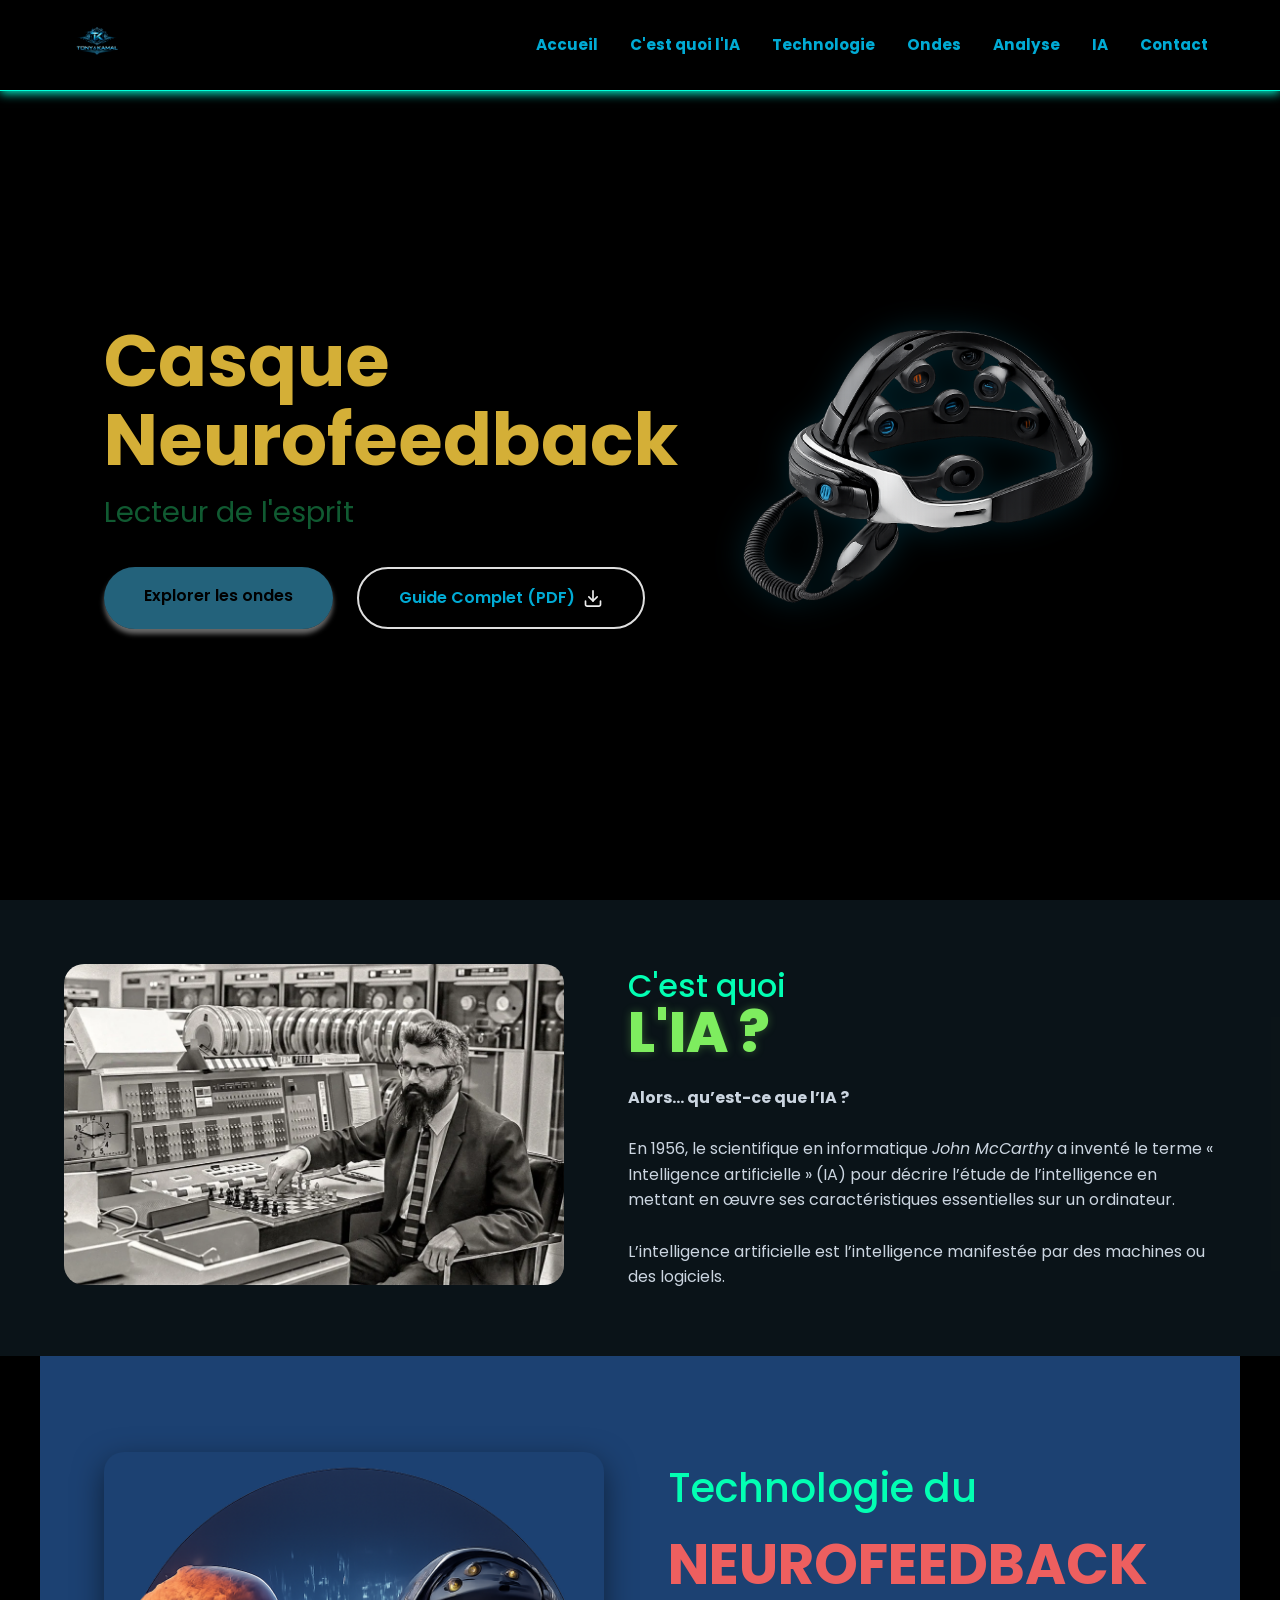
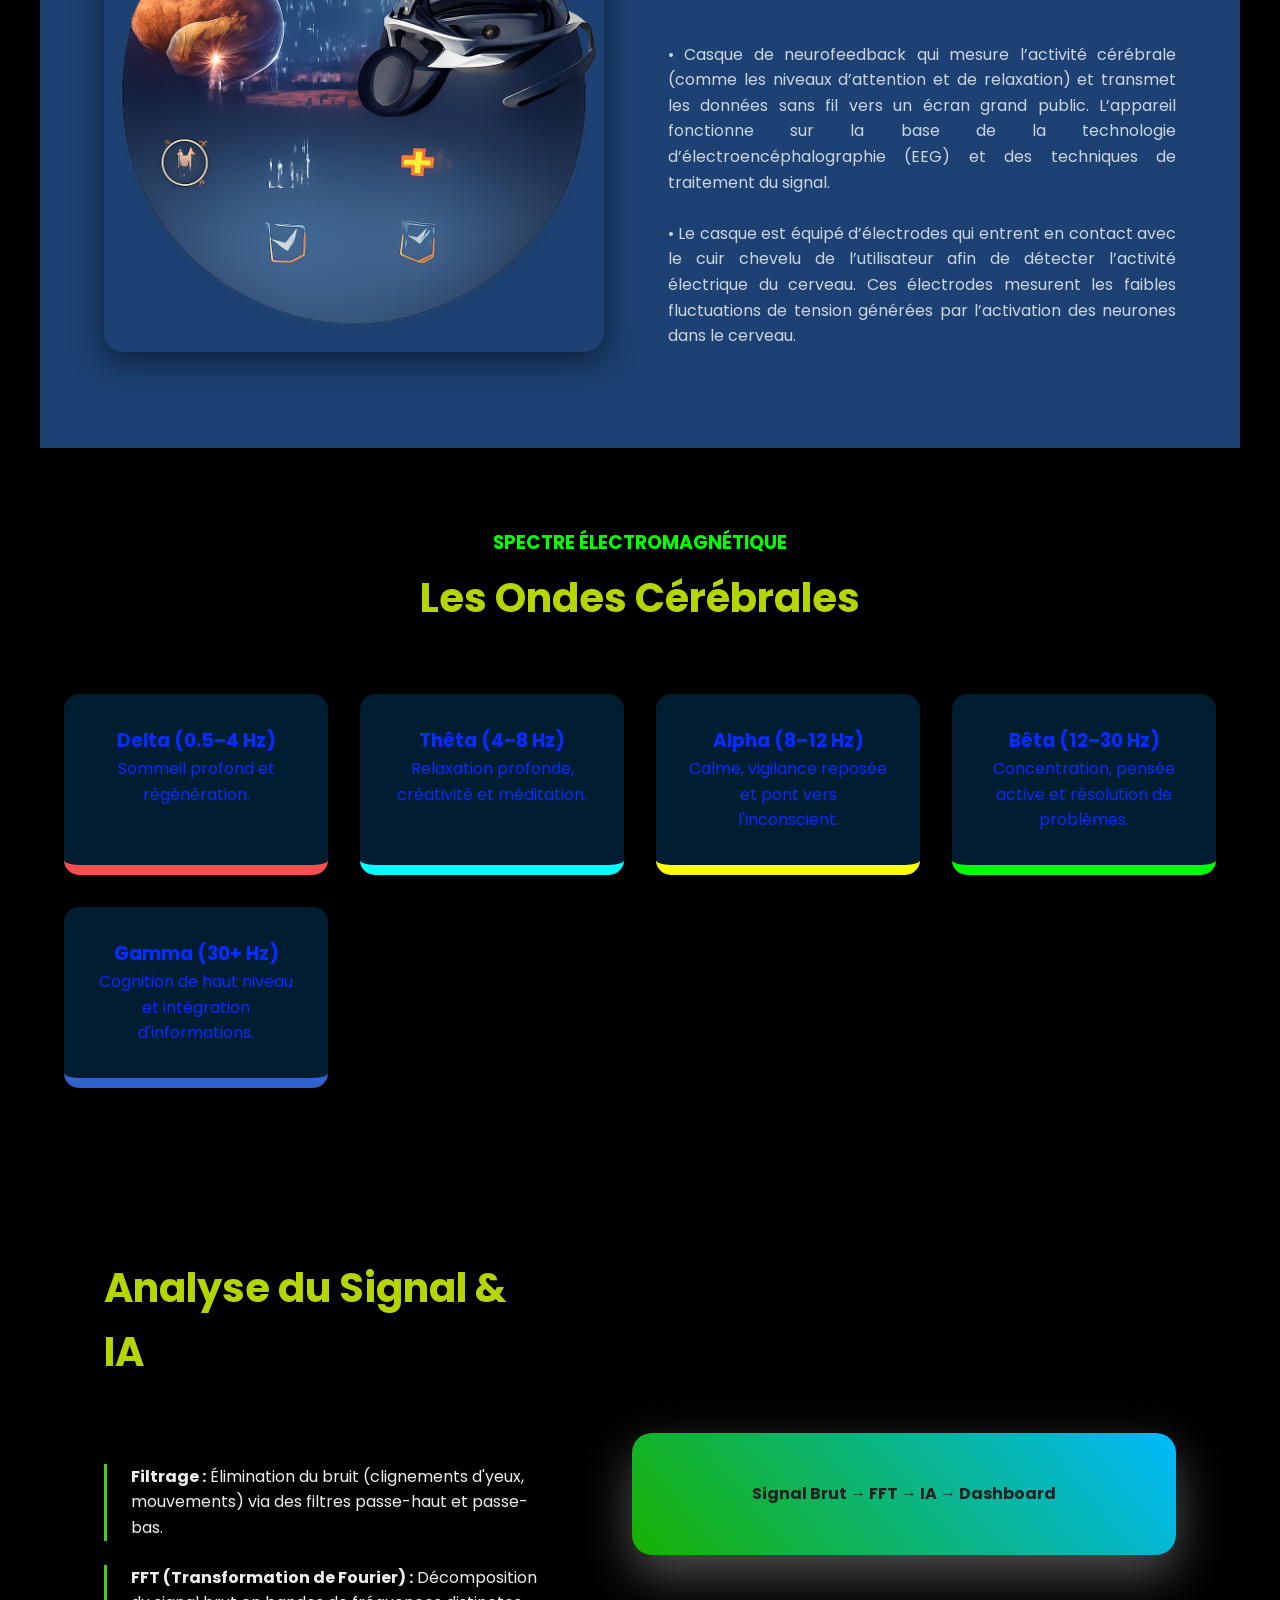
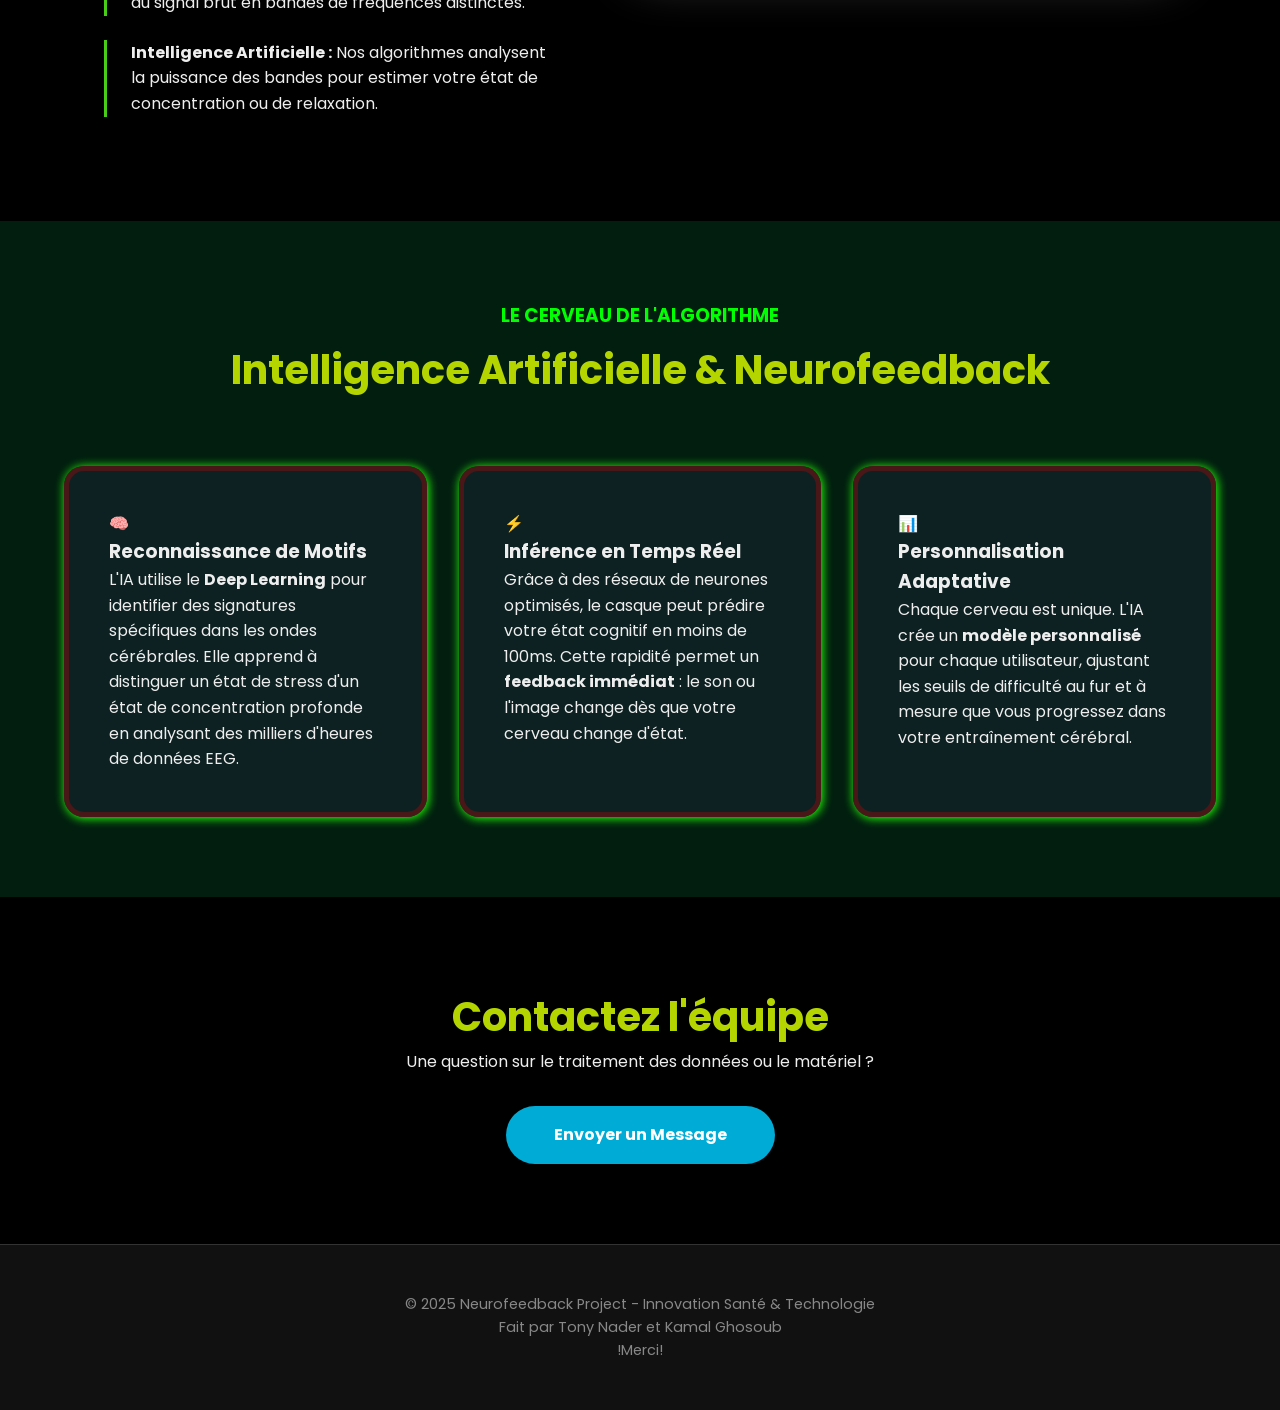
<file: index.html>
<!DOCTYPE html>
<html lang="fr">
<head>
    <meta charset="UTF-8"/>
    <meta name="viewport" content="width=device-width, initial-scale=1.0"/>
    <title>Projet Neurofeedback | Interface Cerveau-Machine</title>
    <link rel="stylesheet" href="style.css"/>
    <link href="https://fonts.googleapis.com/css2?family=Poppins:wght@300;400;600;700&display=swap" rel="stylesheet">
</head>
<body>

    <header>
        <div class="header-content">
            <a href="https://youtu.be/lCx-rk4PR0I" target="_blank">    
                <img src="ChatGPT Image Dec 29, 2025, 01_45_41 PM.png" alt="Logo" class="logo" />
            </a>
            <nav class="navigation">
                <ul>
                    <li><a href="#home">Accueil</a></li>
                    <li><a href="#what-is-ai">C'est quoi l'IA</a></li>
                    <li><a href="#about">Technologie</a></li>
                    <li><a href="#waves">Ondes</a></li>
                    <li><a href="#processing">Analyse</a></li>
                    <li><a href="#ai-logic">IA</a></li>
                    
                    <li><a href="#contact">Contact</a></li>
                    
                </ul>
            </nav>
        </div>
    </header>

    <section class="hero" id="home">
        <div class="herosub">
            <h1 class="name">Casque Neurofeedback</h1>
            <h2 class="title">Lecteur de l'esprit</h2>
            <div class="heroBtns">
                <a class="Allaboutit" href="#waves">Explorer les ondes</a>
                <a class="everything" href="Neurofeedback_Guide_Complet.pdf" download>
                    Guide Complet (PDF)
                    <img src="assets/svg/download.svg" alt="neuro" style="width: 20px; vertical-align: middle; margin-left: 8px;">
                </a>
            </div>
        </div>
        <div class="hero-img-container">
            <img class="center-image" src="Neuro.png" alt="Casque EEG">
        </div>
    </section>
    <section class="whatisAI" id="what-is-ai">
        <div class="ai-container">
        
            <div class="image-wrapper">
                <img src="GOlVDN_WsAAUuRF-1024x657.webp" alt="John McCarthy, inventeur du terme IA" class="john-img">
            </div>
        
            <div class="text-content">
                <div class="titles-wrapper">
                    <h2 class="subtitle">C'est quoi</h2>
                    <h2 class="main-title">L'IA ?</h2>   
                </div>

                <p c    lass="description">
                <strong>Alors… qu’est-ce que l’IA ?</strong><br><br>
                En 1956, le scientifique en informatique <em>John McCarthy</em> a inventé le terme « Intelligence artificielle » (IA) pour décrire l’étude de l’intelligence en mettant en œuvre ses caractéristiques essentielles sur un ordinateur.<br><br>
                L’intelligence artificielle est l’intelligence manifestée par des machines ou des logiciels.
                </p>
            </div>

        </div>
    </section>
    <section class="about" id="about">
        <img src="ChatGPT Image Dec 28, 2025, 08_08_00 PM.png" alt="Illustration Technologie" class="other1">
        
        <div class="textContainer">
            <div class="textTitle">
                <h2 class="aboutName">Technologie du</h2>
                <h2 class="aboutTitle">neurofeedback</h2>   
            </div>

            <p class="aboutNeuro">
                • Casque de neurofeedback qui mesure l’activité cérébrale (comme les niveaux d’attention et de relaxation) et transmet les données sans fil vers un écran grand public. L’appareil fonctionne sur la base de la technologie d’électroencéphalographie (EEG) et des techniques de traitement du signal.<br><br>
                • Le casque est équipé d’électrodes qui entrent en contact avec le cuir chevelu de l’utilisateur afin de détecter l’activité électrique du cerveau. Ces électrodes mesurent les faibles fluctuations de tension générées par l’activation des neurones dans le cerveau.
            </p>
        </div>
    </section>

    <section class="waves-section" id="waves">
        <div class="title-container">
            <h3 class="section-subtitle">Spectre Électromagnétique</h3>
            <h2 class="section-title">Les Ondes Cérébrales</h2>
        </div>
        
        <div class="waves-grid">
            <div class="wave-card delta">
                <a href="https://en.wikipedia.org/wiki/Delta_wave" target="_blank">
                <h3>Delta (0.5–4 Hz)</h3>
                <p>Sommeil profond et régénération.</p>
                </a>
            </div>
            <div class="wave-card theta">
                <a href="https://en.wikipedia.org/wiki/Theta_wave" target="_blank">
                <h3>Thêta (4–8 Hz)</h3>
                <p>Relaxation profonde, créativité et méditation.</p>
                </a>
            </div>
            <div class="wave-card alpha">
                <a href="https://en.wikipedia.org/wiki/Alpha_wave" target="_blank ">
                <h3>Alpha (8–12 Hz)</h3>
                <p>Calme, vigilance reposée et pont vers l'inconscient.</p>
                </a>
            </div>
            <div class="wave-card beta">
                <a href="https://en.wikipedia.org/wiki/Beta_wave" target="_blank">
                <h3>Bêta (12–30 Hz)</h3>
                <p>Concentration, pensée active et résolution de problèmes.</p>
                </a>
            </div>
            <div class="wave-card gamma">
                <a href="https://en.wikipedia.org/wiki/Gamma_wave" target="_blank">
                <h3>Gamma (30+ Hz)</h3>
                <p>Cognition de haut niveau et intégration d'informations.</p>
                </a>
            </div>
        </div>
    </section>

    <section class="processing" id="processing">
        <div class="content-wrapper">
            <div class="textContainer">
                <h2 class="section-title">Analyse du Signal & IA</h2>
                <ul class="process-list">
                    <li><strong>Filtrage :</strong> Élimination du bruit (clignements d'yeux, mouvements) via des filtres passe-haut et passe-bas.</li>
                    <li><strong>FFT (Transformation de Fourier) :</strong> Décomposition du signal brut en bandes de fréquences distinctes.</li>
                    <li><strong>Intelligence Artificielle :</strong> Nos algorithmes analysent la puissance des bandes pour estimer votre état de concentration ou de relaxation.</li>
                </ul>
            </div>
            <div class="ai-visual">
                <div class="data-box">Signal Brut → FFT → IA → Dashboard</div>
            </div>
        </div>
    </section>

    <section class="ai-logic" id="ai-logic">
        <div class="title-container">
            <h3 class="section-subtitle">Le Cerveau de l'Algorithme</h3>
            <h2 class="section-title">Intelligence Artificielle & Neurofeedback</h2>
        </div>

        <div class="ai-content">
            <div class="ai-card">
                <div class="ai-icon">🧠</div>
                <h3>Reconnaissance de Motifs</h3>
                <p>L'IA utilise le <strong>Deep Learning</strong> pour identifier des signatures spécifiques dans les ondes cérébrales. Elle apprend à distinguer un état de stress d'un état de concentration profonde en analysant des milliers d'heures de données EEG.</p>
            </div>

            <div class="ai-card">
                <div class="ai-icon">⚡</div>
                <h3>Inférence en Temps Réel</h3>
                <p>Grâce à des réseaux de neurones optimisés, le casque peut prédire votre état cognitif en moins de 100ms. Cette rapidité permet un <strong>feedback immédiat</strong> : le son ou l'image change dès que votre cerveau change d'état.</p>
            </div>

            <div class="ai-card">
                <div class="ai-icon">📊</div>
                <h3>Personnalisation Adaptative</h3>
                <p>Chaque cerveau est unique. L'IA crée un <strong>modèle personnalisé</strong> pour chaque utilisateur, ajustant les seuils de difficulté au fur et à mesure que vous progressez dans votre entraînement cérébral.</p>
            </div>
        </div>
    </section>



    <section class="contact" id="contact">
        <h2 class="section-title">Contactez l'équipe</h2>
        <p>Une question sur le traitement des données ou le matériel ?</p>
        <a href="mailto:tony.nader@csff.edu.lb" class="contact-btn">Envoyer un Message</a>
    </section>

    <footer>
        <p>© 2025 Neurofeedback Project - Innovation Santé & Technologie<br>Fait par Tony Nader et Kamal Ghosoub<br>!Merci!</p>
    </footer>

</body>

</html>
</file>
<file: style.css>
/* --- RESET & GLOBAL --- */
* {
    margin: 0;
    padding: 0;
    box-sizing: border-box;
    font-family: "Poppins", sans-serif;
}

html {
    scroll-behavior: smooth;
    scroll-padding-top: 100px;
}

body {
    background-color: #000;
    color: #eeeeee;
    line-height: 1.6;
    overflow-x: hidden;
}

/* --- HEADER / NAVIGATION --- */
header {
    position: fixed; /* Reste en haut lors du scroll */
    top: 0;
    left: 0;
    width: 100%; /* S'étend sur toute la largeur */
    z-index: 1000;
    background-color: rgba(0, 0, 0, 0);
    backdrop-filter: blur(5px);
    border-bottom: 1px solid rgb(0, 255, 217);
    padding: 1rem 0;
    box-shadow: 0 2px 10px rgb(0, 255, 217);
}

.header-content {
    display: flex;
    justify-content: space-between;
    align-items: center;
    max-width: 1200px;
    margin: 0 auto;
    padding: 0 2rem;
}

.logo {
    height: 50px;
    transition: transform 0.3s;
}

.navigation ul {
    display: flex;
    list-style: none;
    gap: 2rem;
}

.navigation a {
    text-decoration: none;
    color: #00abd5;
    font-size: 0.95rem;
    font-weight: 700;
    transition: 0.3s;
}

.navigation a:hover {
    color: #59ffa9;
}

/* --- HERO SECTION --- */
.hero {
    position: relative;
    display: flex; 
    justify-content: space-between; 
    align-items: center;
    min-height: 100vh; 
    padding: 100px 5% 50px; 
    max-width: 1200px; 
    margin: 0 auto;
}
/* Petit effet de fond technologique */
.hero-background-overlay {
    position: absolute; 
    top: 0; 
    left: 0; 
    width: 100%; 
    height: 100%;
    
    z-index: -1;
}
.herosub { 
    flex: 1.2; 
    z-index: 2; 
}
.name { 
    font-size: clamp(3rem, 6vw, 4.5rem); 
    line-height: 1.1; 
    margin-bottom: 10px; 
    color: rgb(212, 175, 55);
}

.title { 
    font-size: 1.8rem; 
    color: #105a31; 
    margin-bottom: 2rem; 
    font-weight: 400; 
}
.hero-description { 
    color: #aaa; 
    margin-bottom: 2.5rem;
    max-width: 500px; 
    font-size: 1.1rem; 
}

.heroBtns { 
    display: flex; 
    gap: 1.5rem; 
    flex-wrap: wrap; 
}
.Allaboutit {
    background: #3eadd991; 
    padding: 1rem 2.5rem; 
    border-radius: 50px;
    text-decoration: none; 
    color: rgb(0, 0, 0); 
    font-weight: 600; 
    transition: 0.3s;
    box-shadow: 0 5px 5px rgba(255, 255, 255, 0.409);
}
.Allaboutit:hover { 
    transform: translateY(-3px); 
    box-shadow: 0 10px 10px rgba(53, 89, 220, 0.447); 
}

.everything {
    display: flex; 
    align-items: center; 
    border: 2px solid #dfdfdf;
    padding: 1rem 2.5rem; 
    border-radius: 50px; 
    text-decoration: none;
    color: #00abd5; 
    font-weight: 600; 
    transition: 0.3s;
}
.everything:hover { background: rgba(0, 0, 0, 0.1); }

.hero-img-container {
    flex: 1; 
    position: relative; 
    display: flex; 
    justify-content: center; 
    align-items: center;
}
.glow-effect {
    position: absolute; width: 1000px; height: 1000px;
    background: radial-gradient(circle, rgba(0, 171, 213, 0.2) 0%, transparent 70%);
    z-index: 0; 
    animation: pulse 4s infinite alternate;
}
.center-image {
    max-width: 100%; z-index: 1; animation: float 4s ease-in-out infinite;
    filter: drop-shadow(0 0 15px rgba(0, 171, 213, 0.2));
}

@keyframes float { 0%, 100% { transform: translateY(0); } 50% { transform: translateY(-20px); } }
@keyframes pulse { 0% { transform: scale(0.9); opacity: 10; } 100% { transform: scale(1.2); opacity: 1; } }

/* --- ABOUT SECTION --- */
.about {
    display: flex;
    flex-wrap: wrap;
    align-items: center;
    padding: 6rem 5%;
    max-width: 1200px;
    margin: 0 auto;
    gap: 4rem;
    background-color: rgb(28, 65, 114);
}

.other1 {
    flex: 1;
    min-width: 300px;
    max-width: 500px;
    border-radius: 20px;
    box-shadow: 0 10px 30px rgba(0, 0, 0, 0.5);
}

.textContainer { flex: 1; min-width: 300px; }

.aboutName { 
    font-size: 2.5rem; 
    color: #02ffb3; 
    font-weight:500; 
}
.aboutTitle { 
    font-size: 3.5rem; 
    color: #ed5f5f; 
    font-weight: 700; 
    text-transform: uppercase; 
}
.aboutNeuro { 
    color: #cbd5e0; 
    margin-top: 2rem; 
    text-align: justify;
    font-weight: 400; 
}

/* --- WAVES SECTION --- */
.waves-section {
    padding: 5rem 5%;
    background-color: #0000009d;
}

.title-container { 
    text-align: center; 
    margin-bottom: 4rem; 
}
.section-subtitle { 
    color: #00ff00; 
    text-transform: uppercase; 
    letter-spacing: px; 
}
.section-title { font-size: 2.5rem; 
    margin-top: 0.5rem; 
    color: #b5d500;
}

.waves-grid {
    display: grid;
    grid-template-columns: repeat(auto-fit, minmax(250px, 1fr));
    gap: 2rem;
    max-width: 1200px;
    margin: 0 auto;
    color: #b8a016;
    
}

.wave-card {
    padding: 2rem;
    border-radius: 15px;
    background: #006cba44;
    text-align: center;
    transition: 0.3s;
    border-bottom: 10px solid transparent;

}

.wave-card:hover { 
    transform: translateY(-10px);
    box-shadow: 5px 10px 10px 5px  rgba(185, 176, 19, 0.403); 
}
.delta { border-color: #ff4d4d; }
.theta { border-color: #00ffff; }
.alpha { border-color: #ffff00; }
.beta { border-color: #00ff00; }
.gamma { border-color: #3263cc; }
.wave-card a {
    text-decoration: none;   /* supprime le soulignement */
    color: #042dff;          /* bleu (vous pouvez changer la teinte) */
    display: block;          /* rend tout le bloc cliquable proprement */
}

.wave-card a:hover {
    color: #4dffac;          /* bleu plus clair au survol (optionnel) */
}


/* --- PROCESSING --- */
.processing { 
    padding: 5rem 5%; 
    max-width: 1200px;  
    margin: 0 auto; 
}
.content-wrapper { 
    display: flex; 
    flex-wrap: wrap; 
    gap: 5rem; 
    align-items: center; 
}
.process-list { 
    list-style: none; 
    margin-top: 5rem; 
}
.process-list li { 
    margin-bottom: 1.5rem; 
    padding-left: 1.5rem; 
    border-left: 3px solid #49cd18; 
}

.ai-visual {
    flex: 1;
    background: linear-gradient(50deg, #1cd500d4, #00b9fc);
    padding: 3rem;
    border-radius: 20px;
    color: #222;
    font-weight: bold;
    text-align: center;
    box-shadow: 0px 20px 50px 0px  rgba(164, 164, 164, 0.491);
}

/* --- AI LOGIC --- */
.ai-logic { 
    padding: 5rem 5%; 
    background: #021e0f; 
}
.ai-content { 
    display: grid; 
    grid-template-columns: repeat(auto-fit, minmax(300px, 1fr)); 
    gap: 2rem; 
    max-width: 1200px; 
    margin: 0 auto; 
}
.ai-card { background: rgba(27, 37, 55, 0.5); 
    padding: 2.5rem; 
    border-radius: 20px; 
    border: 5px solid rgba(213, 0, 0, 0.3); 
    transition: 0.3s;
    box-shadow: 1px 1px 10px 1px rgba(35, 255, 11, 0.969); 
}
.ai-card:hover { 
    border-color: #00fcd6; 
    transform: translateY(-10px);
}

/* --- CONTACT & FOOTER --- */
.contact { text-align: center; padding: 5rem 5%; }
.contact-btn {
    display: inline-block;
    background: #00abd5;
    padding: 1rem 3rem;
    border-radius: 50px;
    color: white;
    text-decoration: none;
    font-weight: bold;
    margin-top: 2rem;
    transition: 0.3s;
}

footer {
    text-align: center;
    padding: 3rem;
    background: #111;
    border-top: 1px solid #333;
    font-size: 0.9rem;
    color: #888;
}


/* --- What is Ai SECTION --- */


.whatisAI {
    background-color: rgba(12, 22, 27, 0.9); /* Légèrement plus opaque pour la lisibilité */
    padding: 4rem 5%;
    color: #cbd5e0;
}

/* --- Conteneur Flexbox (C'est ici que la magie opère) --- */
.ai-container {
    max-width: 1200px;
    margin: 0 auto;
    display: flex; /* Active l'alignement côte à côte */
    align-items: center; /* Centre verticalement */
    justify-content: center;
    gap: 4rem; /* Espace entre l'image et le texte */
    flex-wrap: wrap; /* Permet de passer à la ligne sur petit écran */
}

/* --- Image --- */
.john-img {
    width: 100%; /* S'adapte au conteneur */
    max-width: 500px; /* Taille max */
    height: auto;
    border-radius: 20px;
    
    transition: transform 0.3s ease; /* Petit effet au survol */
}

.john-img:hover {
    transform: scale(1.02);
}

/* --- Contenu Texte --- */
.text-content {
    flex: 1; /* Prend l'espace restant disponible */
    min-width: 300px; /* Évite que le texte soit trop écrasé */
}

/* --- Titres --- */
.titles-wrapper {
    margin-bottom: 1.5rem;
}

.subtitle { 
    font-size: 2rem; 
    color: #02ffb3; 
    font-weight: 500;
    margin: 0;
    line-height: 1.2;
}

.main-title { 
    font-size: 3.5rem; 
    color: #7eed5f; 
    font-weight: 800; 
    text-transform: uppercase; 
    margin: 0;
    line-height: 1;
    text-shadow: 0 0 10px rgba(126, 237, 95, 0.3); /* Effet néon */
}

/* --- Paragraphe --- */
.description { 
    font-size: 1.1rem;
    line-height: 1.6; /* Meilleure lisibilité */
    text-align: justify;
    font-weight: 400; 
    opacity: 0.9;
}

.description strong {
    color: #fff;
    font-size: 1.2rem;
}

.description em {
    color: #02ffb3;
    font-style: normal;
}
</file>
